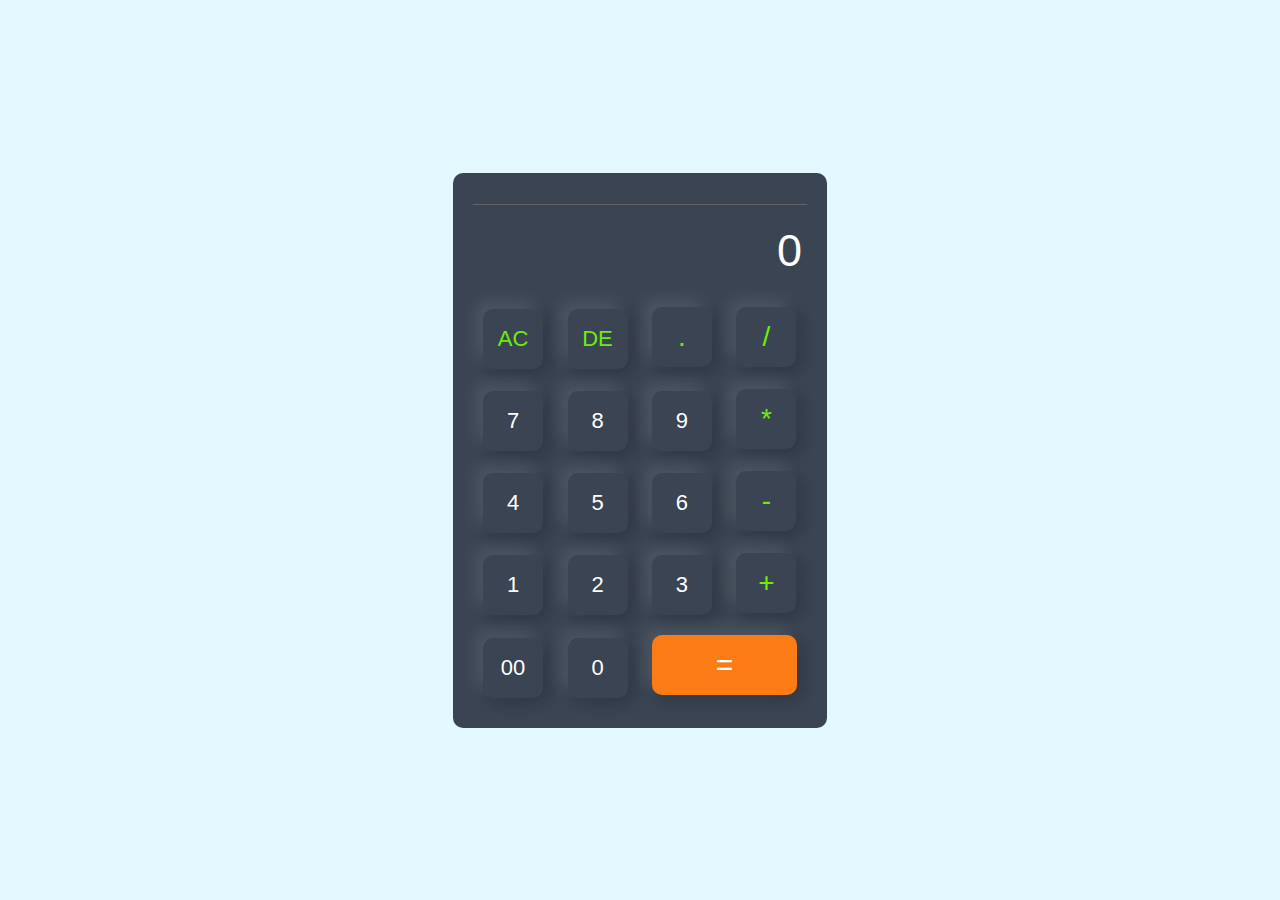
<file: New Calculator/index.html>
<!DOCTYPE html>
<html lang="en">
<head>
    <meta charset="UTF-8">
    <meta name="viewport" content="width=device-width, initial-scale=1.0">
    <title>Calculator</title>
    <link rel="stylesheet" href="style.css">
</head>
<body>
   
   <div class="cantainer">
    <div class="calculator">
        <div class="historyElem" >
            <h3 id="history"></h3> <br>
            <h3 id="history1"></h3>

        </div>
        
        <div class="display">
            <input type="text" name="" id="input-box" placeholder="0" disabled>
        </div>
        <div>
            <button class="operator" onclick="clearAll()">AC</button>
            <button class="operator" onclick="clearGr()">DE</button>
            <button class="operator1" onclick="getValue('.')">.</button>
            <button class="operator1" onclick="getValue('/')">/</button>    
        </div>    
        <div>
            <button onclick="getValue('7')">7</button>
            <button onclick="getValue('8')">8</button>
            <button onclick="getValue('9')">9</button>
            <button class="operator1" onclick="getValue('*')">*</button>
        </div>
        <div>
            <button onclick="getValue('4')">4</button>
            <button onclick="getValue('5')">5</button>
            <button onclick="getValue('6')">6</button>
            <button class="operator1" onclick="getValue('-')">-</button>
        </div>
        <div>
            <button onclick="getValue('1')">1</button>
            <button onclick="getValue('2')">2</button>
            <button onclick="getValue('3')">3</button>
            <button class="operator1" onclick="getValue('+')">+</button>
        </div>
        <div>
            <button onclick="getValue('00')">00</button>
            <button onclick="getValue('0')">0</button>
            <button class="equal" onclick="equalVal()">=</button>
        </div>
       
       </div>
        
   </div>

  


    <script src="app.js"></script>
</body>
</html>
</file>
<file: New Calculator/style.css>
*{
    margin: 0;
    padding: 0;
    box-sizing: border-box;
    font-family: "Phonis", sans-serif;
}
.cantainer {
    width: 100%;
    height: 100vh;
    background-color: #e3f9ff;
    display: flex;
    align-items: center;
    justify-content: center;
}
.calculator {
    background: #3a4452;
    padding: 20px;
    border-radius: 10px;
}
.calculator button {
    border: 0;
    outline: 0;
    width: 60px;
    height: 60px;
    border-radius: 10px;
    box-shadow: -8px -8px 15px rgba(255, 255, 255, 0.1),5px 5px 15px rgba(0, 0, 0, 0.2);
    background: transparent;
    font-size: 22px;
    color: #fff;
    cursor: pointer;
    margin: 10px;
}
.display {
    display: flex;
    justify-content: flex-end;
    margin: 20px 0;
}
.display input {
    width: 320px;
    text-align: right;
    flex: 1;
    font-size: 45px;
    box-shadow: none;
    padding: 0 5px 0 0;
    background: #3a4452;
    border: none;
    outline: none;
    color: #fff;
}
input::placeholder{
    color: #fff;
}

button.equal {
    width: 145px;
    background-color: #fb7c14;
    color: #fff;

    font-size: 30px;
}
button.operator {
    /* color: #33ffd8; */
    color: #6dee0a;

}
button.operator1 {
    color: #6dee0a;
    font-size: 28px;
}

.historyElem {

    border-bottom: 1px solid rgb(100, 100, 100);
    padding-left: 1em;
    padding-right: 1em;
    color: grey;
    font-size: 60%;
    
}

@media screen and (max-width: 320px) {
    
    .calculator{
        width: 100%;
    }
    .calculator button {
        width: 45px;
        height: 45px;
    
    }
    button.operator {
        /* color: #33ffd8; */
        color: #6dee0a;
        font-size: 20px;
    
    }
    button.operator1 {
        color: #6dee0a;
        font-size: 28px;
    }
    button.equal {
        width: 120px;
        background-color: #fb7c14;
        color: #fff;
        font-size: 30px;
    }
}
</file>
